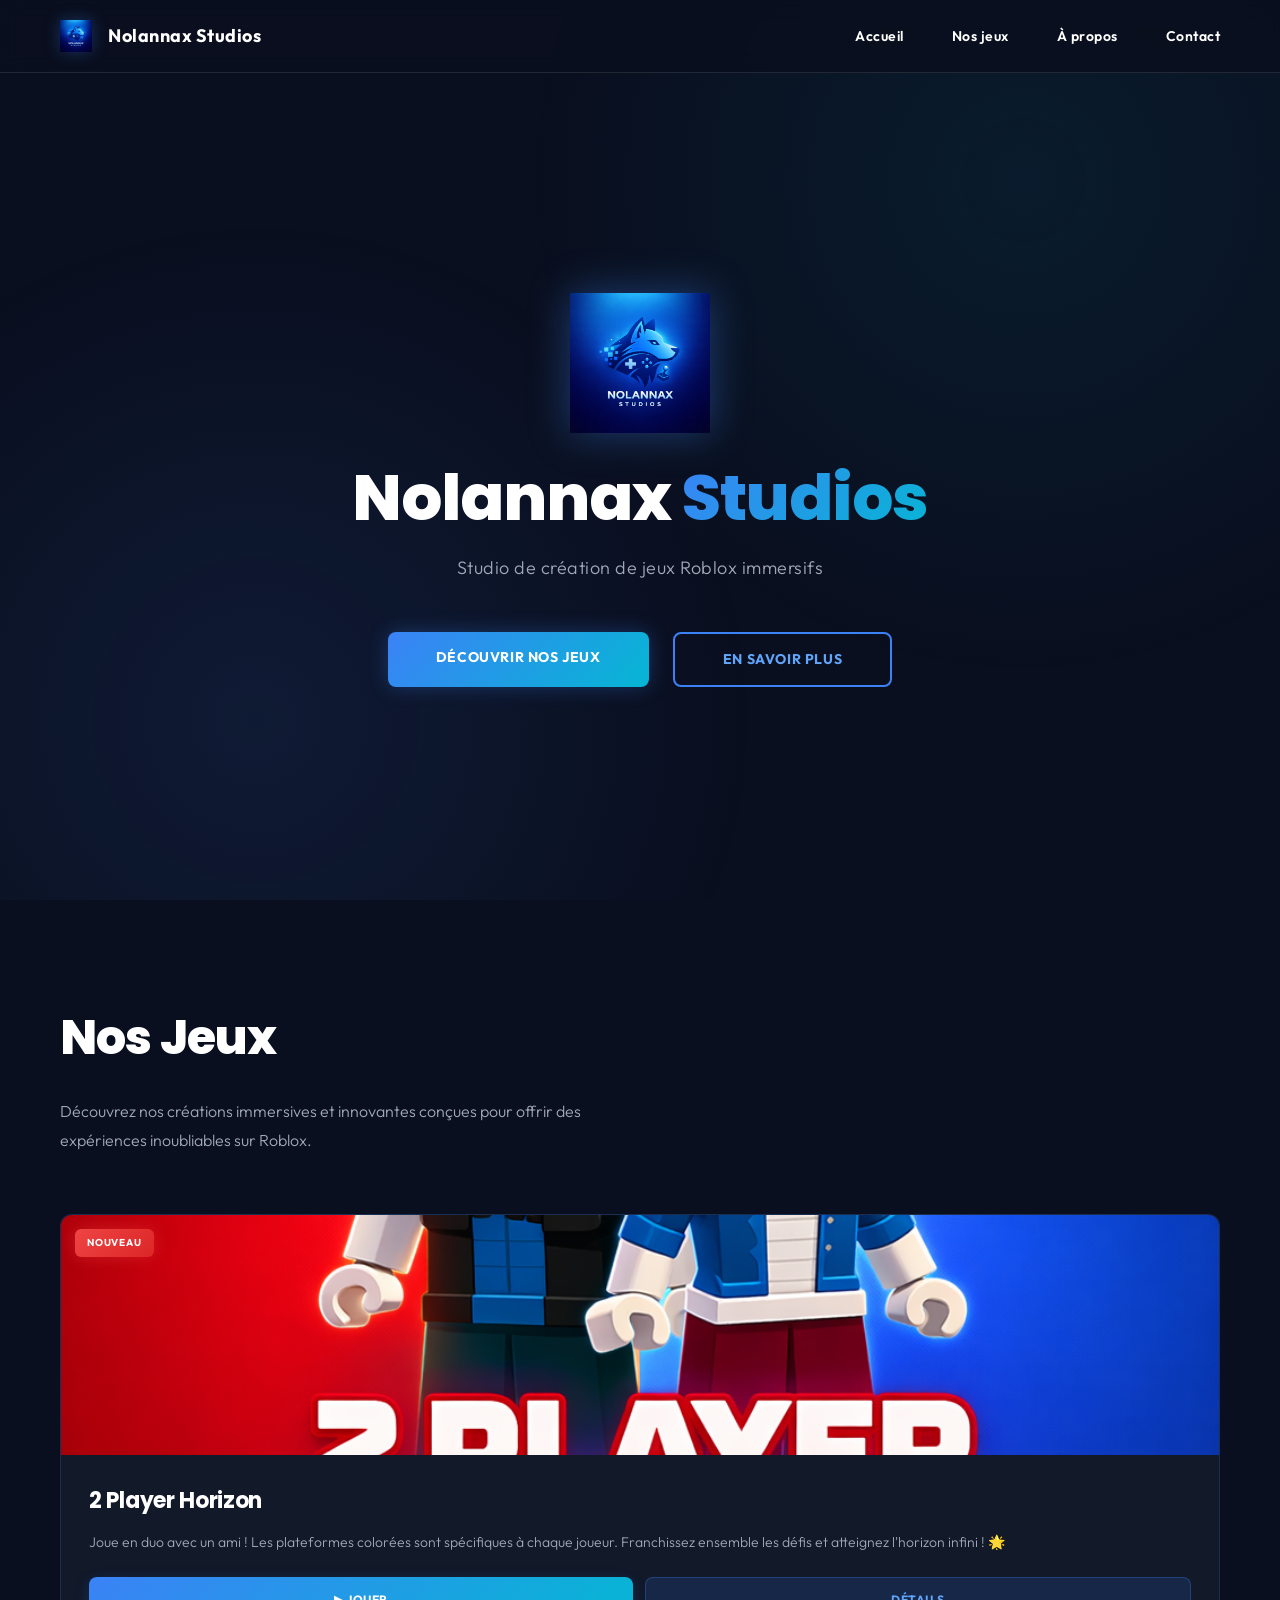
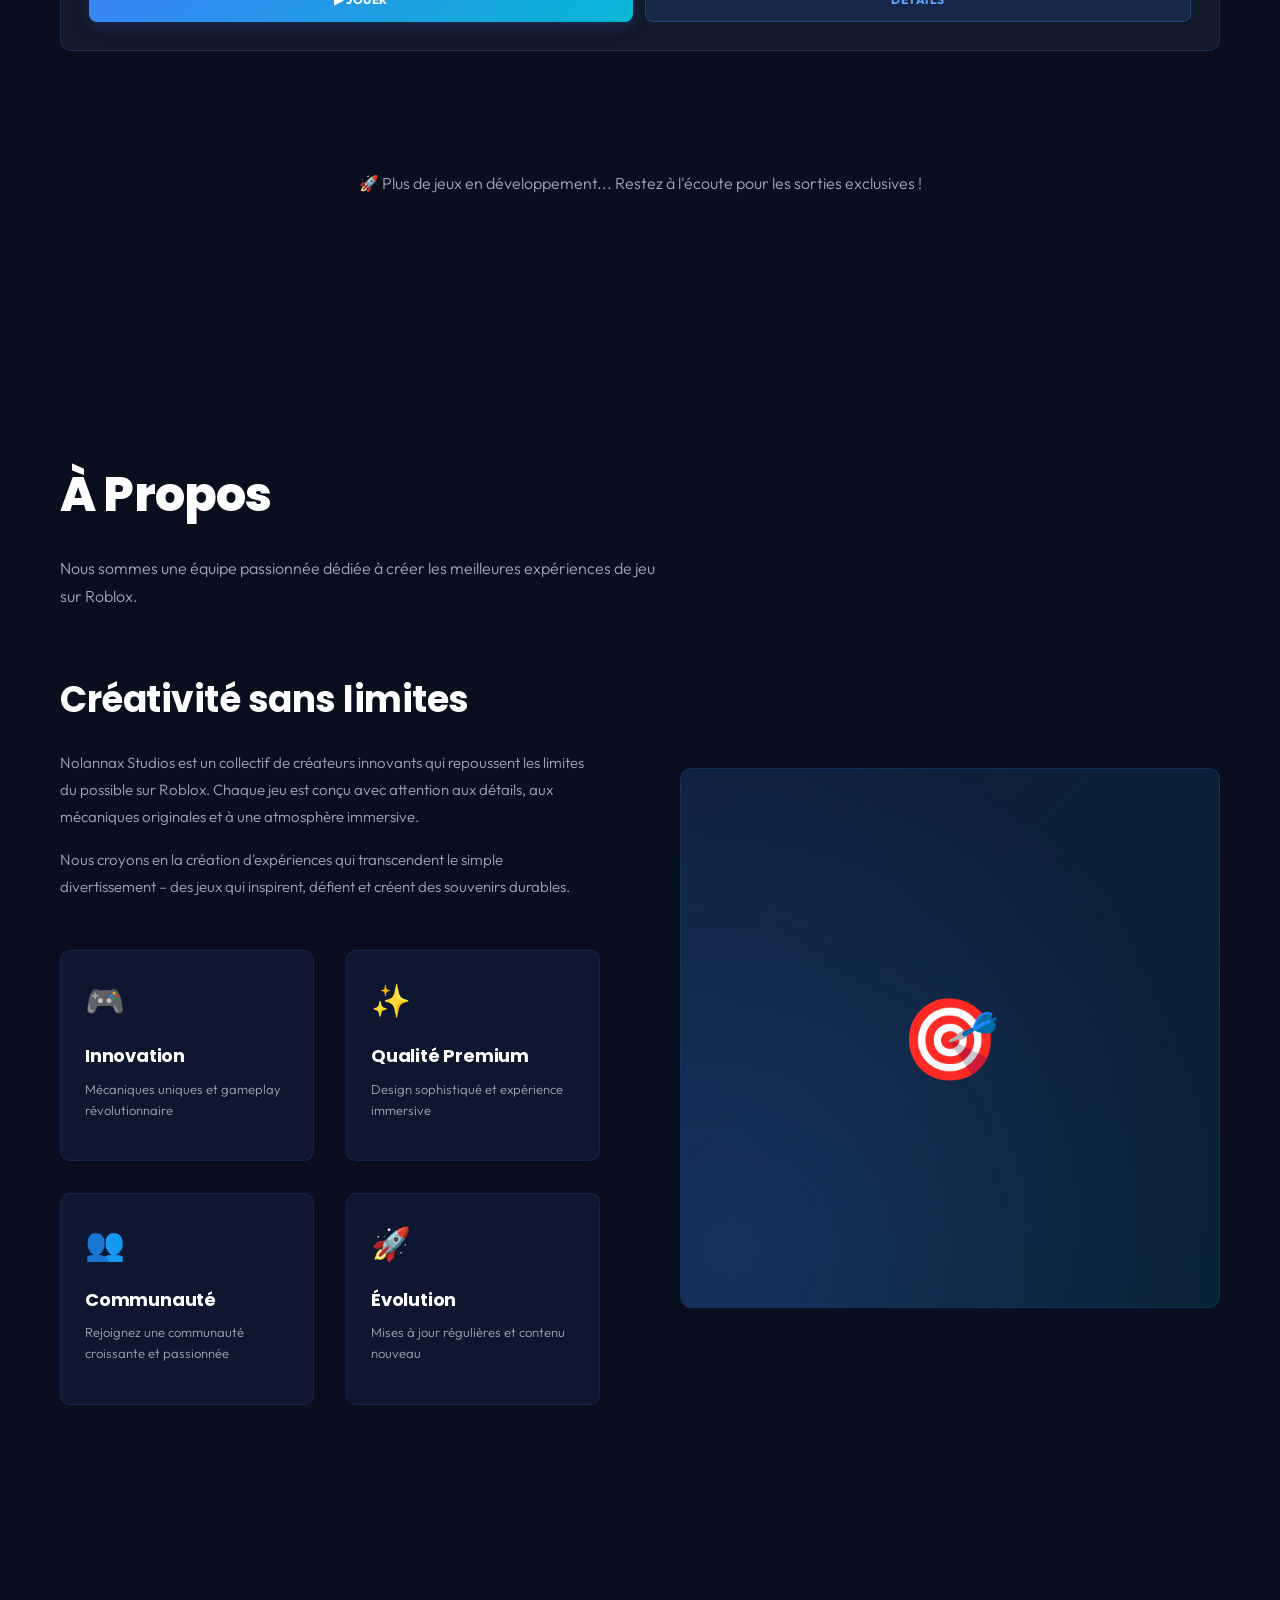
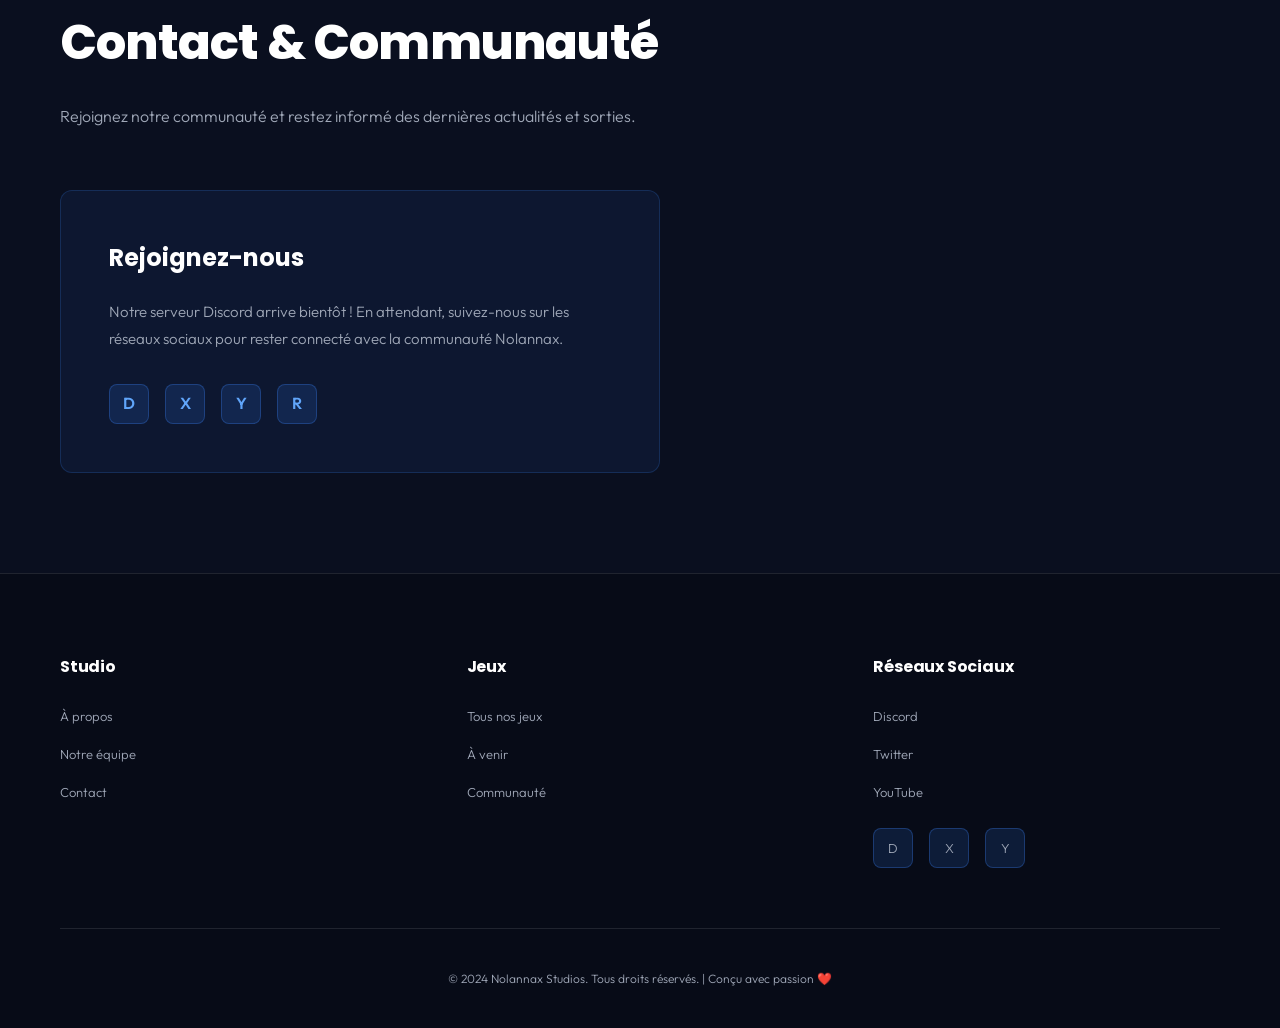
<file: index.html>
<!DOCTYPE html>
<html lang="fr">
<head>
  <meta charset="UTF-8">
  <meta name="viewport" content="width=device-width, initial-scale=1.0">
  <title>Nolannax Studios</title>
  <link href="https://fonts.googleapis.com/css2?family=Poppins:wght@300;400;600;700;800&family=Outfit:wght@300;400;600;700&display=swap" rel="stylesheet">
  <style>
    * {
      margin: 0;
      padding: 0;
      box-sizing: border-box;
    }

    :root {
      --bg-dark: #0a0f1f;
      --bg-darker: #050810;
      --text: #ffffff;
      --text-muted: #a0a8b8;
      --accent: #3b82f6;
      --accent-dark: #1e40af;
      --accent-light: #60a5fa;
      --cyan: #06b6d4;
      --border: rgba(255, 255, 255, 0.1);
    }

    html {
      scroll-behavior: smooth;
    }

    body {
      font-family: 'Outfit', sans-serif;
      background: var(--bg-dark);
      color: var(--text);
      line-height: 1.6;
      overflow-x: hidden;
    }

    /* ---------- NAVBAR ---------- */
    .navbar {
      position: fixed;
      top: 0;
      width: 100%;
      padding: 20px 60px;
      display: flex;
      justify-content: space-between;
      align-items: center;
      background: rgba(10, 15, 31, 0.9);
      backdrop-filter: blur(10px);
      border-bottom: 1px solid var(--border);
      z-index: 1000;
    }

    .nav-left {
      display: flex;
      align-items: center;
      gap: 16px;
      font-size: 18px;
      font-weight: 700;
      letter-spacing: 0.5px;
    }

    .nav-logo {
      width: 32px;
      height: 32px;
      object-fit: contain;
      filter: drop-shadow(0 0 8px rgba(59, 130, 246, 0.3));
    }

    .nav-links {
      display: flex;
      list-style: none;
      gap: 48px;
    }

    .nav-links a {
      color: var(--text);
      text-decoration: none;
      font-size: 14px;
      font-weight: 600;
      letter-spacing: 0.5px;
      position: relative;
      transition: color 0.3s;
    }

    .nav-links a::after {
      content: '';
      position: absolute;
      bottom: -6px;
      left: 0;
      width: 0;
      height: 2px;
      background: linear-gradient(90deg, var(--accent), var(--cyan));
      transition: width 0.3s;
    }

    .nav-links a:hover {
      color: var(--accent-light);
    }

    .nav-links a:hover::after {
      width: 100%;
    }

    @media (max-width: 768px) {
      .navbar {
        padding: 16px 24px;
      }
      .nav-links {
        gap: 24px;
      }
      .nav-links a {
        font-size: 12px;
      }
    }

    /* ---------- HERO SECTION ---------- */
    .hero {
      position: relative;
      min-height: 100vh;
      display: flex;
      align-items: center;
      justify-content: center;
      padding-top: 80px;
      overflow: hidden;
    }

    .hero-bg {
      position: absolute;
      top: 0;
      left: 0;
      right: 0;
      bottom: 0;
      background: 
        radial-gradient(circle at 20% 80%, rgba(59, 130, 246, 0.1) 0%, transparent 40%),
        radial-gradient(circle at 80% 20%, rgba(6, 182, 212, 0.08) 0%, transparent 40%);
      z-index: 1;
      pointer-events: none;
    }

    .hero-content {
      position: relative;
      z-index: 10;
      text-align: center;
      animation: fadeInUp 1.2s ease forwards;
    }

    @keyframes fadeInUp {
      from {
        opacity: 0;
        transform: translateY(40px);
      }
      to {
        opacity: 1;
        transform: translateY(0);
      }
    }

    .hero-logo {
      width: 140px;
      height: 140px;
      margin: 0 auto 30px;
      display: block;
      filter: drop-shadow(0 0 20px rgba(59, 130, 246, 0.4));
      animation: logoBounce 3s ease-in-out infinite;
    }

    @keyframes logoBounce {
      0%, 100% { transform: translateY(0); }
      50% { transform: translateY(-15px); }
    }

    .hero h1 {
      font-family: 'Poppins', sans-serif;
      font-size: 64px;
      font-weight: 800;
      margin: 20px 0;
      line-height: 1.1;
      letter-spacing: -1px;
    }

    .hero h1 .highlight {
      background: linear-gradient(135deg, var(--accent) 0%, var(--cyan) 100%);
      -webkit-background-clip: text;
      -webkit-text-fill-color: transparent;
      background-clip: text;
    }

    .subtitle {
      font-size: 18px;
      color: var(--text-muted);
      margin-bottom: 50px;
      font-weight: 300;
      letter-spacing: 0.5px;
    }

    .hero-buttons {
      display: flex;
      gap: 24px;
      justify-content: center;
      flex-wrap: wrap;
    }

    .btn {
      padding: 14px 48px;
      font-size: 14px;
      font-weight: 700;
      letter-spacing: 0.6px;
      text-decoration: none;
      border-radius: 8px;
      border: none;
      cursor: pointer;
      transition: all 0.3s cubic-bezier(0.23, 1, 0.320, 1);
      text-transform: uppercase;
      position: relative;
      overflow: hidden;
    }

    .btn.primary {
      background: linear-gradient(135deg, var(--accent) 0%, var(--cyan) 100%);
      color: white;
      box-shadow: 0 0 20px rgba(59, 130, 246, 0.3);
    }

    .btn.primary:hover {
      transform: translateY(-4px);
      box-shadow: 0 8px 30px rgba(59, 130, 246, 0.5);
    }

    .btn.secondary {
      background: transparent;
      color: var(--accent-light);
      border: 2px solid var(--accent);
    }

    .btn.secondary:hover {
      background: var(--accent);
      color: white;
      transform: translateY(-4px);
    }

    /* ---------- GAMES SECTION ---------- */
    .content {
      position: relative;
      padding: 100px 60px;
      max-width: 1400px;
      margin: 0 auto;
    }

    .content h2 {
      font-family: 'Poppins', sans-serif;
      font-size: 48px;
      font-weight: 800;
      margin-bottom: 20px;
      letter-spacing: -0.8px;
    }

    .section-intro {
      font-size: 16px;
      color: var(--text-muted);
      margin-bottom: 60px;
      max-width: 600px;
      font-weight: 300;
      line-height: 1.8;
    }

    .games-grid {
      display: grid;
      grid-template-columns: repeat(auto-fit, minmax(300px, 1fr));
      gap: 40px;
      margin-bottom: 60px;
    }

    /* ---------- GAME CARDS ---------- */
    .game-card {
      position: relative;
      background: rgba(30, 41, 59, 0.4);
      border: 1px solid rgba(59, 130, 246, 0.2);
      border-radius: 12px;
      overflow: hidden;
      transition: all 0.4s cubic-bezier(0.23, 1, 0.320, 1);
      cursor: pointer;
      display: flex;
      flex-direction: column;
      opacity: 0;
      animation: slideUp 0.8s ease forwards;
    }

    @keyframes slideUp {
      from {
        opacity: 0;
        transform: translateY(50px);
      }
      to {
        opacity: 1;
        transform: translateY(0);
      }
    }

    .game-card:nth-child(1) { animation-delay: 0.1s; }
    .game-card:nth-child(2) { animation-delay: 0.2s; }
    .game-card:nth-child(3) { animation-delay: 0.3s; }

    .game-card::before {
      content: '';
      position: absolute;
      inset: 0;
      background: linear-gradient(135deg, rgba(59, 130, 246, 0.15) 0%, transparent 100%);
      opacity: 0;
      transition: opacity 0.4s;
      z-index: 1;
    }

    .game-card:hover {
      transform: translateY(-12px);
      border-color: rgba(59, 130, 246, 0.5);
      box-shadow: 0 20px 60px rgba(59, 130, 246, 0.2);
      background: rgba(30, 41, 59, 0.6);
    }

    .game-card:hover::before {
      opacity: 1;
    }

    .game-image-container {
      position: relative;
      overflow: hidden;
      height: 240px;
      background: linear-gradient(135deg, rgba(59, 130, 246, 0.1) 0%, transparent 100%);
    }

    .game-card img {
      width: 100%;
      height: 100%;
      object-fit: cover;
      transition: transform 0.5s ease;
    }

    .game-card:hover img {
      transform: scale(1.08);
    }

    .badge-new {
      position: absolute;
      top: 14px;
      left: 14px;
      background: linear-gradient(135deg, #ef4444 0%, #dc2626 100%);
      color: white;
      font-weight: 700;
      font-size: 10px;
      padding: 6px 12px;
      border-radius: 6px;
      text-transform: uppercase;
      z-index: 10;
      letter-spacing: 0.8px;
      box-shadow: 0 0 15px rgba(239, 68, 68, 0.4);
    }

    .game-card-content {
      padding: 28px;
      flex-grow: 1;
      display: flex;
      flex-direction: column;
      position: relative;
      z-index: 2;
    }

    .game-card h3 {
      font-family: 'Poppins', sans-serif;
      font-size: 22px;
      font-weight: 700;
      margin-bottom: 12px;
      letter-spacing: -0.3px;
    }

    .game-card p {
      font-size: 14px;
      color: var(--text-muted);
      margin-bottom: 24px;
      flex-grow: 1;
      line-height: 1.6;
      font-weight: 300;
    }

    .card-buttons {
      display: flex;
      gap: 12px;
      margin-top: auto;
    }

    .btn-roblox {
      flex: 1;
      display: flex;
      align-items: center;
      justify-content: center;
      background: linear-gradient(135deg, #3b82f6 0%, #06b6d4 100%);
      color: white;
      font-weight: 700;
      padding: 12px 16px;
      border-radius: 8px;
      text-decoration: none;
      transition: all 0.3s;
      font-size: 12px;
      border: none;
      cursor: pointer;
      text-transform: uppercase;
      letter-spacing: 0.5px;
      box-shadow: 0 4px 15px rgba(59, 130, 246, 0.2);
    }

    .btn-roblox:hover {
      transform: translateY(-2px);
      box-shadow: 0 6px 25px rgba(59, 130, 246, 0.4);
    }

    .btn-info {
      flex: 1;
      display: flex;
      align-items: center;
      justify-content: center;
      background: rgba(59, 130, 246, 0.15);
      color: var(--accent-light);
      font-weight: 700;
      padding: 12px 16px;
      border-radius: 8px;
      text-decoration: none;
      transition: all 0.3s;
      font-size: 12px;
      border: 1px solid rgba(59, 130, 246, 0.3);
      cursor: pointer;
      text-transform: uppercase;
      letter-spacing: 0.5px;
    }

    .btn-info:hover {
      background: rgba(59, 130, 246, 0.25);
      border-color: rgba(59, 130, 246, 0.6);
      transform: translateY(-2px);
    }

    .empty-state {
      text-align: center;
      padding: 60px 40px;
      color: var(--text-muted);
      font-size: 16px;
      font-weight: 300;
    }

    /* ---------- ABOUT SECTION ---------- */
    .about-grid {
      display: grid;
      grid-template-columns: 1fr 1fr;
      gap: 80px;
      align-items: center;
    }

    .about-text h3 {
      font-family: 'Poppins', sans-serif;
      font-size: 36px;
      font-weight: 700;
      margin-bottom: 20px;
      letter-spacing: -0.5px;
    }

    .about-text p {
      font-size: 15px;
      color: var(--text-muted);
      margin-bottom: 16px;
      line-height: 1.8;
      font-weight: 300;
    }

    .features-grid {
      display: grid;
      grid-template-columns: 1fr 1fr;
      gap: 32px;
      margin-top: 50px;
    }

    .feature {
      background: rgba(59, 130, 246, 0.08);
      border: 1px solid rgba(59, 130, 246, 0.15);
      padding: 24px;
      border-radius: 10px;
      transition: all 0.3s;
    }

    .feature:hover {
      background: rgba(59, 130, 246, 0.12);
      border-color: rgba(59, 130, 246, 0.3);
      transform: translateY(-4px);
    }

    .feature-icon {
      font-size: 32px;
      margin-bottom: 16px;
    }

    .feature h4 {
      font-family: 'Poppins', sans-serif;
      font-size: 18px;
      font-weight: 700;
      margin-bottom: 8px;
      letter-spacing: -0.2px;
    }

    .feature p {
      font-size: 13px;
      color: var(--text-muted);
      line-height: 1.6;
      font-weight: 300;
    }

    .about-visual {
      position: relative;
      aspect-ratio: 1;
      background: linear-gradient(135deg, rgba(59, 130, 246, 0.15) 0%, rgba(6, 182, 212, 0.1) 100%);
      border: 1px solid rgba(59, 130, 246, 0.2);
      border-radius: 12px;
      display: flex;
      align-items: center;
      justify-content: center;
      overflow: hidden;
    }

    .about-visual::before {
      content: '';
      position: absolute;
      width: 200%;
      height: 200%;
      background: radial-gradient(circle at 30% 70%, rgba(59, 130, 246, 0.2) 0%, transparent 50%);
      animation: pulse 8s ease-in-out infinite;
    }

    @keyframes pulse {
      0%, 100% { transform: scale(1); }
      50% { transform: scale(1.1); }
    }

    .about-visual-content {
      position: relative;
      z-index: 2;
      text-align: center;
      font-size: 80px;
      animation: float 4s ease-in-out infinite;
    }

    @keyframes float {
      0%, 100% { transform: translateY(0); }
      50% { transform: translateY(-20px); }
    }

    @media (max-width: 768px) {
      .about-grid {
        grid-template-columns: 1fr;
        gap: 60px;
      }

      .hero h1 {
        font-size: 42px;
      }

      .content {
        padding: 80px 24px;
      }

      .content h2 {
        font-size: 36px;
      }

      .games-grid {
        grid-template-columns: 1fr;
      }

      .features-grid {
        grid-template-columns: 1fr;
      }

      .nav-links {
        gap: 24px;
      }
    }

    /* ---------- FOOTER ---------- */
    footer {
      border-top: 1px solid var(--border);
      padding: 80px 60px 40px;
      background: rgba(5, 8, 16, 0.5);
    }

    .footer-content {
      max-width: 1400px;
      margin: 0 auto;
      display: grid;
      grid-template-columns: repeat(auto-fit, minmax(250px, 1fr));
      gap: 60px;
      margin-bottom: 60px;
    }

    .footer-section h4 {
      font-family: 'Poppins', sans-serif;
      font-size: 16px;
      font-weight: 700;
      margin-bottom: 24px;
      letter-spacing: -0.2px;
    }

    .footer-section ul {
      list-style: none;
    }

    .footer-section li {
      margin-bottom: 12px;
    }

    .footer-section a {
      color: var(--text-muted);
      text-decoration: none;
      transition: color 0.3s;
      font-size: 13px;
      font-weight: 300;
    }

    .footer-section a:hover {
      color: var(--accent-light);
    }

    .social-links {
      display: flex;
      gap: 16px;
      margin-top: 24px;
    }

    .social-link {
      width: 40px;
      height: 40px;
      background: rgba(59, 130, 246, 0.15);
      border: 1px solid rgba(59, 130, 246, 0.3);
      border-radius: 8px;
      display: flex;
      align-items: center;
      justify-content: center;
      color: var(--accent-light);
      text-decoration: none;
      transition: all 0.3s;
      font-size: 16px;
      font-weight: 600;
    }

    .social-link:hover {
      background: var(--accent);
      color: white;
      border-color: var(--accent);
      transform: translateY(-4px);
    }

    .footer-bottom {
      text-align: center;
      padding-top: 40px;
      border-top: 1px solid var(--border);
      color: var(--text-muted);
      font-size: 12px;
      font-weight: 300;
    }

  </style>
</head>
<body>

<!-- NAVBAR -->
<nav class="navbar">
  <div class="nav-left">
    <img src="logo.png" class="nav-logo" alt="Logo">
    <span>Nolannax Studios</span>
  </div>
  <ul class="nav-links">
    <li><a href="#home">Accueil</a></li>
    <li><a href="#games">Nos jeux</a></li>
    <li><a href="#about">À propos</a></li>
    <li><a href="#contact">Contact</a></li>
  </ul>
</nav>

<!-- HERO -->
<section id="home" class="hero">
  <div class="hero-bg"></div>
  <div class="hero-content">
    <img src="logo.png" class="hero-logo" alt="Nolannax Logo">
    <h1>Nolannax <span class="highlight">Studios</span></h1>
    <p class="subtitle">Studio de création de jeux Roblox immersifs</p>
    <div class="hero-buttons">
      <a class="btn primary" href="#games">Découvrir nos jeux</a>
      <a class="btn secondary" href="#about">En savoir plus</a>
    </div>
  </div>
</section>

<!-- GAMES -->
<section id="games" class="content">
  <h2>Nos Jeux</h2>
  <p class="section-intro">Découvrez nos créations immersives et innovantes conçues pour offrir des expériences inoubliables sur Roblox.</p>

  <div class="games-grid">
    <!-- GAME 1 -->
    <div class="game-card">
      <div class="badge-new">Nouveau</div>
      <div class="game-image-container">
        <img src="game1.png" alt="2 Player Horizon">
      </div>
      <div class="game-card-content">
        <h3>2 Player Horizon</h3>
        <p>Joue en duo avec un ami ! Les plateformes colorées sont spécifiques à chaque joueur. Franchissez ensemble les défis et atteignez l'horizon infini ! 🌟</p>
        <div class="card-buttons">
          <a href="https://www.roblox.com/games/ID_DU_JEU" target="_blank" class="btn-roblox">▶ Jouer</a>
          <a href="#" class="btn-info">Détails</a>
        </div>
      </div>
    </div>

  </div>

  <div class="empty-state">
    <p>🚀 Plus de jeux en développement... Restez à l'écoute pour les sorties exclusives !</p>
  </div>
</section>

<!-- ABOUT -->
<section id="about" class="content">
  <h2>À Propos</h2>
  <p class="section-intro">Nous sommes une équipe passionnée dédiée à créer les meilleures expériences de jeu sur Roblox.</p>

  <div class="about-grid">
    <div class="about-text">
      <h3>Créativité sans limites</h3>
      <p>
        Nolannax Studios est un collectif de créateurs innovants qui repoussent les limites du possible sur Roblox. 
        Chaque jeu est conçu avec attention aux détails, aux mécaniques originales et à une atmosphère immersive.
      </p>
      <p>
        Nous croyons en la création d'expériences qui transcendent le simple divertissement – des jeux qui inspirent, 
        défient et créent des souvenirs durables.
      </p>

      <div class="features-grid">
        <div class="feature">
          <div class="feature-icon">🎮</div>
          <h4>Innovation</h4>
          <p>Mécaniques uniques et gameplay révolutionnaire</p>
        </div>
        <div class="feature">
          <div class="feature-icon">✨</div>
          <h4>Qualité Premium</h4>
          <p>Design sophistiqué et expérience immersive</p>
        </div>
        <div class="feature">
          <div class="feature-icon">👥</div>
          <h4>Communauté</h4>
          <p>Rejoignez une communauté croissante et passionnée</p>
        </div>
        <div class="feature">
          <div class="feature-icon">🚀</div>
          <h4>Évolution</h4>
          <p>Mises à jour régulières et contenu nouveau</p>
        </div>
      </div>
    </div>

    <div class="about-visual">
      <div class="about-visual-content">🎯</div>
    </div>
  </div>
</section>

<!-- CONTACT -->
<section id="contact" class="content">
  <h2>Contact & Communauté</h2>
  <p class="section-intro">Rejoignez notre communauté et restez informé des dernières actualités et sorties.</p>

  <div style="max-width: 600px; margin-top: 60px;">
    <div style="background: rgba(59, 130, 246, 0.08); border: 1px solid rgba(59, 130, 246, 0.2); padding: 48px; border-radius: 12px;">
      <h3 style="font-family: 'Poppins', sans-serif; font-size: 24px; margin-bottom: 20px;">Rejoignez-nous</h3>
      <p style="font-size: 15px; color: var(--text-muted); line-height: 1.8; margin-bottom: 32px; font-weight: 300;">
        Notre serveur Discord arrive bientôt ! En attendant, suivez-nous sur les réseaux sociaux pour rester connecté avec la communauté Nolannax.
      </p>
      <div class="social-links">
        <a href="#" class="social-link" title="Discord">D</a>
        <a href="#" class="social-link" title="Twitter">X</a>
        <a href="#" class="social-link" title="YouTube">Y</a>
        <a href="#" class="social-link" title="Roblox">R</a>
      </div>
    </div>
  </div>
</section>

<!-- FOOTER -->
<footer>
  <div class="footer-content">
    <div class="footer-section">
      <h4>Studio</h4>
      <ul>
        <li><a href="#about">À propos</a></li>
        <li><a href="#about">Notre équipe</a></li>
        <li><a href="#contact">Contact</a></li>
      </ul>
    </div>

    <div class="footer-section">
      <h4>Jeux</h4>
      <ul>
        <li><a href="#games">Tous nos jeux</a></li>
        <li><a href="#">À venir</a></li>
        <li><a href="#">Communauté</a></li>
      </ul>
    </div>

    <div class="footer-section">
      <h4>Réseaux Sociaux</h4>
      <ul>
        <li><a href="#">Discord</a></li>
        <li><a href="#">Twitter</a></li>
        <li><a href="#">YouTube</a></li>
      </ul>
      <div class="social-links">
        <a href="#" class="social-link">D</a>
        <a href="#" class="social-link">X</a>
        <a href="#" class="social-link">Y</a>
      </div>
    </div>
  </div>

  <div class="footer-bottom">
    <p>&copy; 2024 Nolannax Studios. Tous droits réservés. | Conçu avec passion ❤️</p>
  </div>
</footer>

<script>
  // Smooth scroll for anchor links
  document.querySelectorAll('a[href^="#"]').forEach(anchor => {
    anchor.addEventListener('click', function (e) {
      e.preventDefault();
      const target = document.querySelector(this.getAttribute('href'));
      if (target) {
        target.scrollIntoView({ behavior: 'smooth', block: 'start' });
      }
    });
  });
</script>

</body>
</html>
</file>
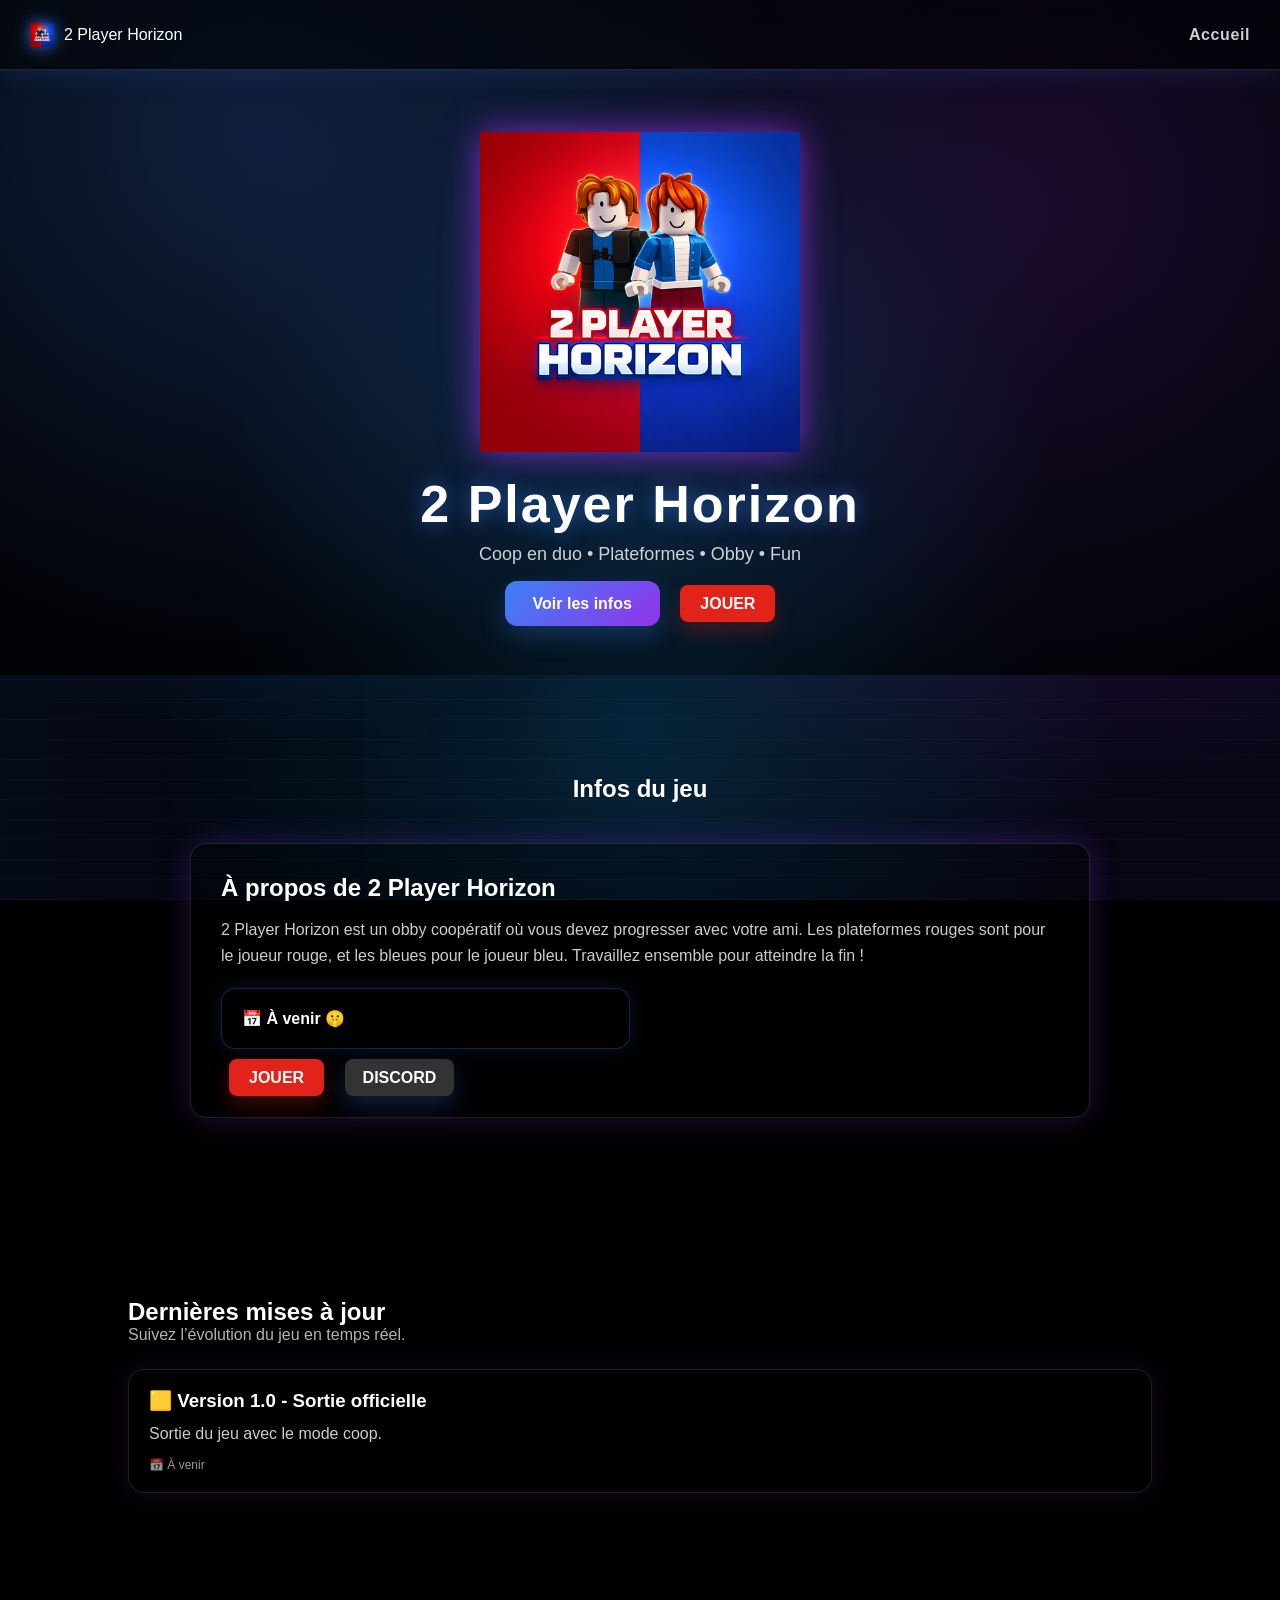
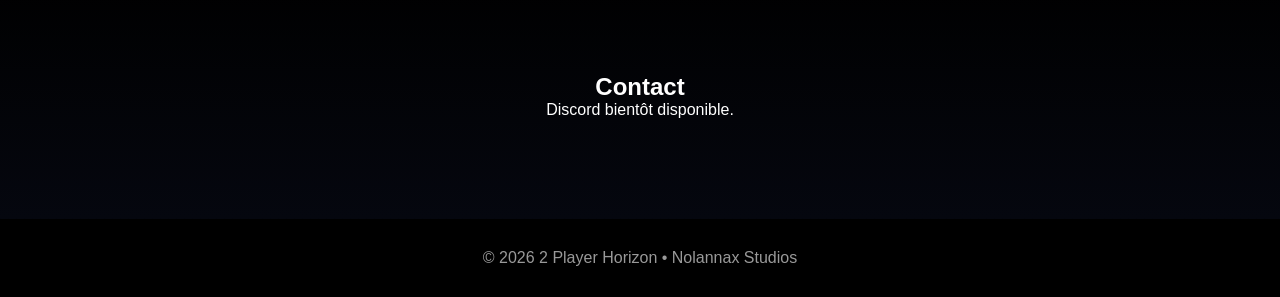
<file: 2player-horizon.html>
<!DOCTYPE html>
<html lang="fr">
<head>
<meta charset="UTF-8">
<meta name="viewport" content="width=device-width, initial-scale=1.0">
<title>2 Player Horizon</title>

<style>
  *{margin:0;padding:0;box-sizing:border-box;}
  body{
    background:#000;
    color:white;
    font-family:Arial, sans-serif;
    overflow-x:hidden;
  }

  /* ===== BACKGROUND ANIMÉ ===== */
  body::before{
    content:"";
    position:fixed;
    inset:0;
    background:
      radial-gradient(circle at 20% 20%, rgba(59,130,246,0.35), transparent 45%),
      radial-gradient(circle at 80% 30%, rgba(147,51,234,0.25), transparent 45%),
      radial-gradient(circle at 50% 80%, rgba(14,165,233,0.2), transparent 50%),
      linear-gradient(180deg, #05070f, #02040a);
    z-index:-2;
  }

  body::after{
    content:"";
    position:fixed;
    inset:0;
    background:
      linear-gradient(90deg, rgba(59,130,246,0.12), transparent 30%, rgba(147,51,234,0.12)),
      repeating-linear-gradient(0deg, rgba(255,255,255,0.05), rgba(255,255,255,0.05) 1px, transparent 1px, transparent 20px);
    opacity:0.5;
    z-index:-1;
    animation: moveBg 12s linear infinite;
  }

  @keyframes moveBg{
    0%{transform: translateX(0);}
    100%{transform: translateX(-100px);}
  }

  /* ===== NAVBAR ===== */
  .navbar{
    position:fixed;
    top:0; left:0; right:0;
    height:70px;
    background:rgba(0,0,0,0.55);
    display:flex;
    align-items:center;
    justify-content:space-between;
    padding:0 30px;
    z-index:1000;
    border-bottom:1px solid rgba(255,255,255,0.12);
    backdrop-filter: blur(10px);
    box-shadow: 0 0 30px rgba(59,130,246,0.2);
  }

  .nav-left{
    display:flex;
    align-items:center;
    gap:10px;
  }

  .nav-logo{
    width: 24px;
    height: 24px;
    object-fit: contain;
    filter: drop-shadow(0 0 8px rgba(59,130,246,0.8));
  }

  .nav-links{list-style:none; display:flex; gap:25px;}
  .nav-links a{
    color:white;
    text-decoration:none;
    opacity:0.8;
    font-weight:600;
    letter-spacing:0.6px;
    transition: opacity .2s, transform .2s;
  }
  .nav-links a:hover{
    opacity:1;
    transform: translateY(-2px);
    text-shadow: 0 0 12px rgba(59,130,246,0.6);
  }

  /* ===== HERO ===== */
  .hero{
    position:relative;
    height:75vh;
    display:flex;
    justify-content:center;
    align-items:center;
    text-align:center;
    overflow:hidden;
    padding-top:70px;
  }

  .hero-bg{
    position:absolute;
    inset:0;
    background:
      radial-gradient(circle at 20% 20%, rgba(59,130,246,0.35), transparent 45%),
      radial-gradient(circle at 80% 30%, rgba(147,51,234,0.25), transparent 45%),
      radial-gradient(circle at 50% 80%, rgba(14,165,233,0.2), transparent 50%),
      linear-gradient(180deg, #05070f, #02040a);
    z-index:1;
  }

  .hero-glow{
    position:absolute;
    inset:0;
    background: radial-gradient(circle, rgba(59,130,246,0.25), transparent 60%);
    z-index:2;
  }

  .hero-overlay{
    position:absolute;
    inset:0;
    background: rgba(0,0,0,0.35);
    z-index:3;
  }

  .hero-content{
    position:relative;
    z-index:4;
    width: 100%;
    padding: 0 20px;
    animation: fadeIn 1.2s ease-out;
  }

  @keyframes fadeIn {
    from {opacity:0; transform: translateY(20px);}
    to {opacity:1; transform: translateY(0);}
  }

  .hero-logo{
    width: 320px;
    max-width: 70vw;
    margin-bottom: 18px;
    filter: drop-shadow(0 0 18px rgba(147,51,234,0.8));
  }
  @media (max-width: 600px){
    .hero-logo{
      width: 220px;
      max-width: 80vw;
    }
  }

  .hero h1{
    font-size:52px;
    margin-bottom:10px;
    letter-spacing:2px;
    text-shadow: 0 0 20px rgba(59,130,246,0.6);
  }
  .subtitle{
    opacity:0.8;
    margin-bottom:30px;
    font-size:18px;
  }

  .btn{
    padding:14px 28px;
    border-radius:12px;
    text-decoration:none;
    font-weight:bold;
    background:linear-gradient(135deg, #3b82f6, #9333ea);
    color:white;
    margin: 0 8px;
    transition: transform .2s, filter .2s, box-shadow .2s;
    box-shadow: 0 10px 25px rgba(59,130,246,0.25);
  }
  .btn:hover{
    transform: translateY(-3px);
    filter: brightness(1.1);
    box-shadow: 0 15px 35px rgba(59,130,246,0.35);
  }

  .btn-roblox{
    background:#e2231a;
    padding:10px 20px;
    border-radius:8px;
    color:white;
    text-decoration:none;
    font-weight:bold;
    box-shadow: 0 10px 20px rgba(226,35,26,0.25);
  }

  .btn-info{
    background:#333;
    padding:10px 18px;
    border-radius:8px;
    color:white;
    text-decoration:none;
    margin-left:8px;
  }

  /* ===== CONTENT ===== */
  .content{
    padding:100px 10%;
    text-align:center;
  }
  .content.dark{background:#070a14;}

  .info-box{
    margin-top: 40px;
    background: rgba(0,0,0,0.25);
    border-radius: 16px;
    padding: 30px;
    box-shadow: 0 0 30px rgba(147,51,234,0.25);
    text-align:left;
    max-width: 900px;
    margin-left:auto;
    margin-right:auto;
    border: 1px solid rgba(255,255,255,0.12);
  }

  .info-box h2{margin-bottom: 15px;}
  .info-box p{opacity:0.8; line-height: 1.6; margin-bottom: 10px;}

  .info-grid{
    display:grid;
    grid-template-columns: repeat(2, 1fr);
    gap: 20px;
    margin-top: 20px;
  }

  .info-card{
    background: rgba(0,0,0,0.25);
    padding: 20px;
    border-radius: 14px;
    border: 1px solid rgba(59,130,246,0.3);
    box-shadow: 0 0 20px rgba(59,130,246,0.15);
  }

  /* ===== NEWS ===== */
  .news-section{
    padding:80px 10%;
    background: linear-gradient(180deg, rgba(0,0,0,0), rgba(0,0,0,0.8));
  }

  .news-title{
    text-align:left;
    margin-bottom: 25px;
  }

  .news-grid{
    display:grid;
    grid-template-columns: repeat(auto-fit, minmax(260px, 1fr));
    gap: 20px;
  }

  .news-card{
    background: rgba(0,0,0,0.25);
    border: 1px solid rgba(255,255,255,0.12);
    border-radius: 16px;
    padding: 20px;
    box-shadow: 0 0 25px rgba(147,51,234,0.15);
    transition: transform .2s, box-shadow .2s, border .2s;
  }

  .news-card:hover{
    transform: translateY(-5px);
    box-shadow: 0 0 30px rgba(147,51,234,0.35);
    border: 1px solid rgba(147,51,234,0.5);
  }

  .news-card h3{margin-bottom: 10px;}
  .news-card p{opacity:0.8; line-height:1.5;}
  .news-date{font-size: 12px; opacity:0.6; margin-top: 12px;}

  /* ===== CONTACT ===== */
  .content.dark{
    background: linear-gradient(180deg, rgba(0,0,0,0.25), #05070f);
  }

  /* ===== FOOTER ===== */
  footer{
    text-align:center;
    padding: 30px 0;
    opacity:0.6;
    background:#000;
  }
</style>
</head>

<body>

<nav class="navbar">
  <div class="nav-left">
    <img src="logo-game.png" class="nav-logo">
    <span>2 Player Horizon</span>
  </div>
  <ul class="nav-links">
    <li><a href="https://nolannaxstudio.netlify.app/">Accueil</a></li>
  </ul>
</nav>

<section id="home" class="hero">
  <div class="hero-bg"></div>
  <div class="hero-glow"></div>
  <div class="hero-overlay"></div>

  <div class="hero-content">
    <img src="logo-game.png" class="hero-logo">
    <h1>2 Player Horizon</h1>
    <p class="subtitle">Coop en duo • Plateformes • Obby • Fun</p>

    <a class="btn" href="#info">Voir les infos</a>
    <a class="btn btn-roblox" href="https://www.roblox.com/games/ID_DU_JEU" target="_blank">JOUER</a>
  </div>
</section>

<section id="info" class="content">
  <h2>Infos du jeu</h2>

  <div class="info-box">
    <h2>À propos de 2 Player Horizon</h2>
    <p>
      2 Player Horizon est un obby coopératif où vous devez progresser avec votre ami.
      Les plateformes rouges sont pour le joueur rouge, et les bleues pour le joueur bleu.
      Travaillez ensemble pour atteindre la fin !
    </p>

    <div class="info-grid">
      <div class="info-card"><strong>📅 À venir</strong> 🤫</div>
    </div>

    <div style="margin-top: 20px;">
      <a class="btn btn-roblox" href="https://www.roblox.com/games/ID_DU_JEU" target="_blank">JOUER</a>
      <a class="btn btn-info" href="#">DISCORD</a>
    </div>
  </div>
</section>

<section id="news" class="news-section">
  <div class="news-title">
    <h2>Dernières mises à jour</h2>
    <p style="opacity:0.7;">Suivez l’évolution du jeu en temps réel.</p>
  </div>

  <div class="news-grid">
    <div class="news-card">
      <h3>🟨 Version 1.0 - Sortie officielle</h3>
      <p>Sortie du jeu avec le mode coop.</p>
      <div class="news-date">📅 À venir</div>
    </div>
  </div>
</section>

<section id="contact" class="content dark">
  <h2>Contact</h2>
  <p>Discord bientôt disponible.</p>
</section>

<footer>
  © 2026 2 Player Horizon • Nolannax Studios
</footer>

</body>
</html>
</file>
